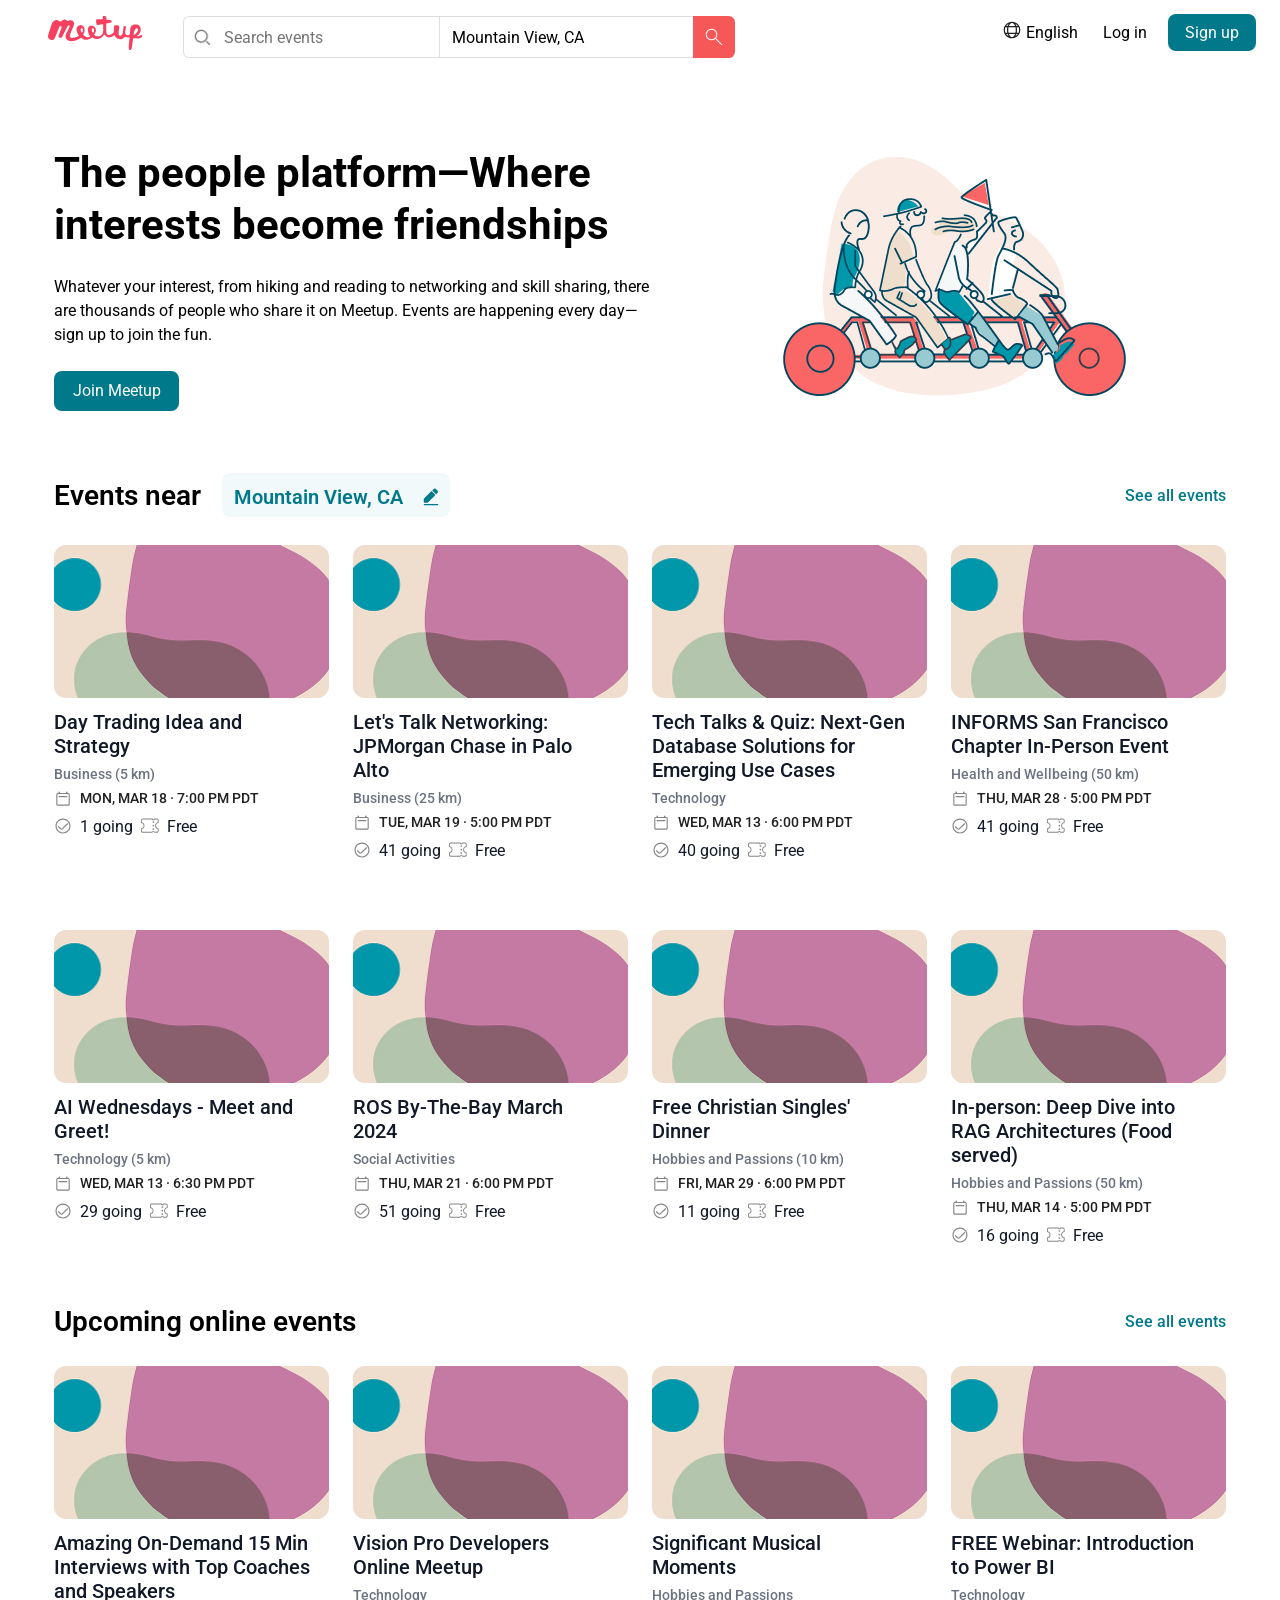
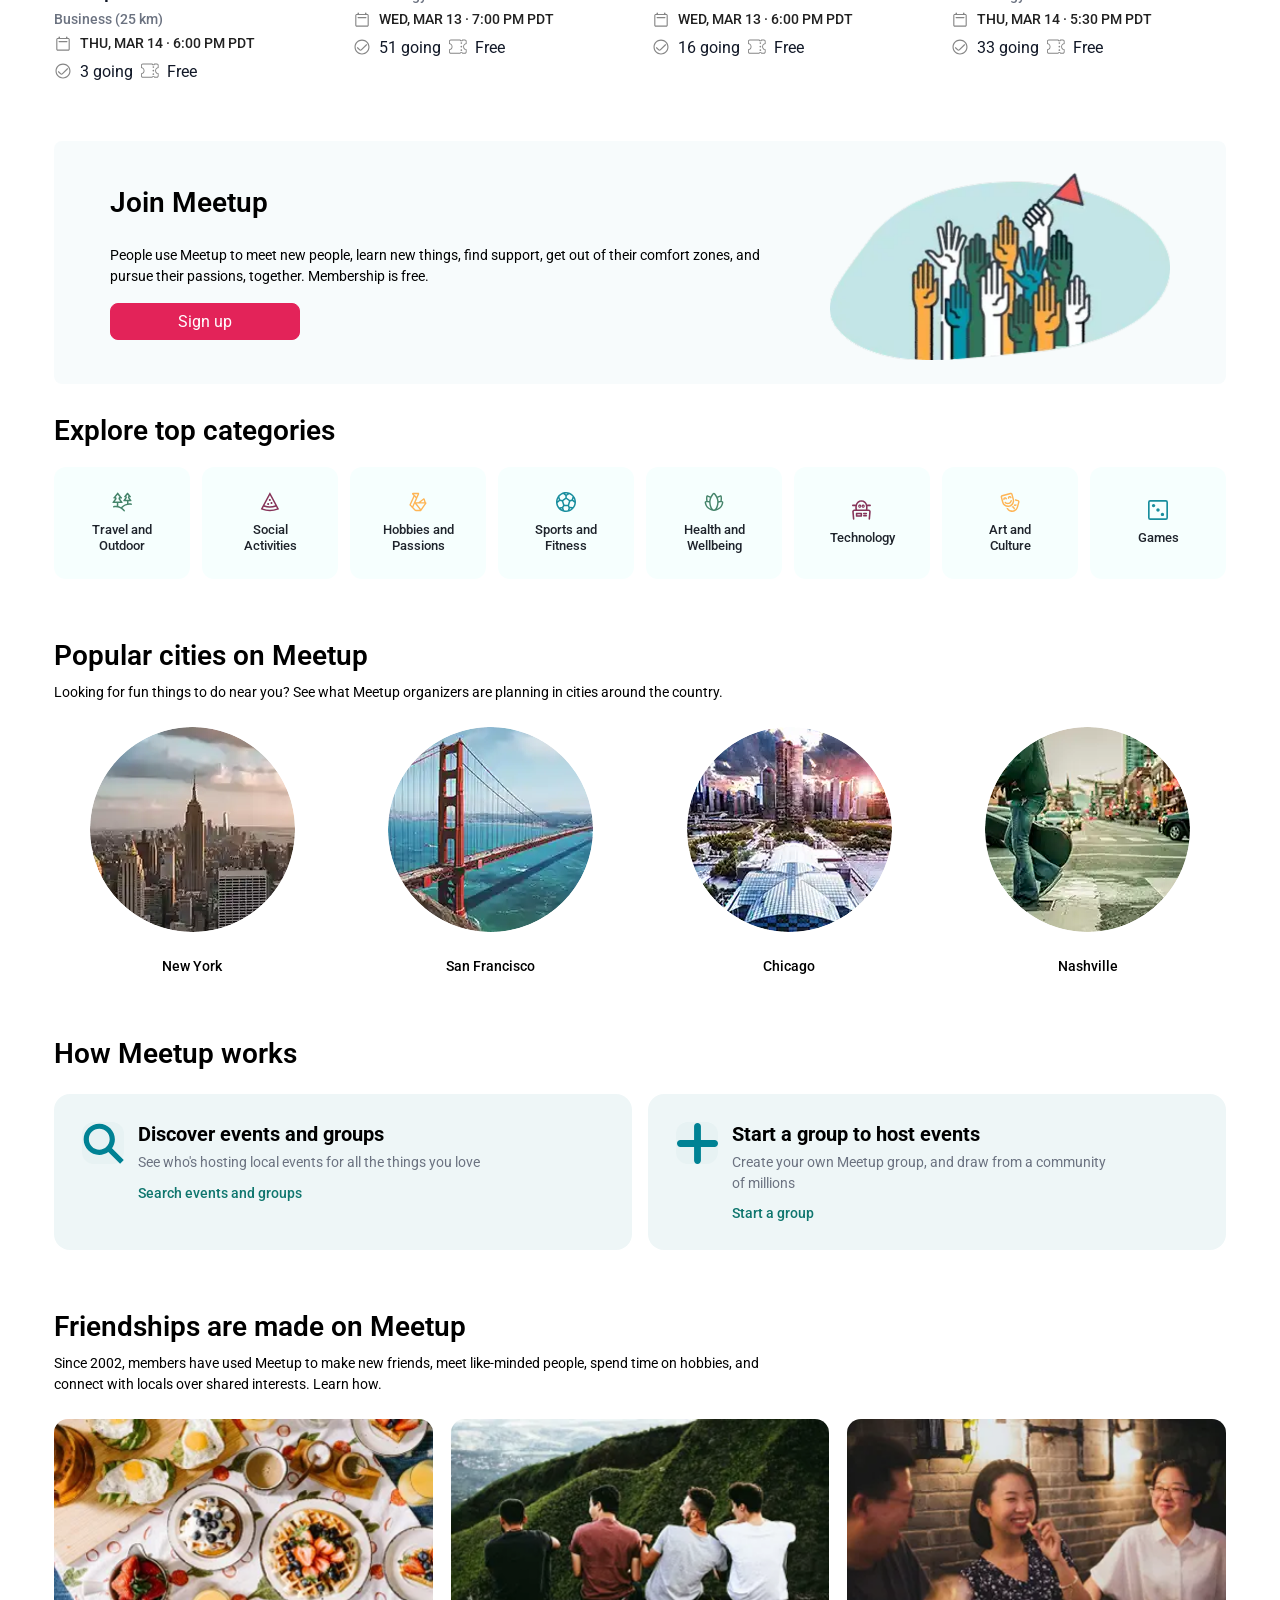
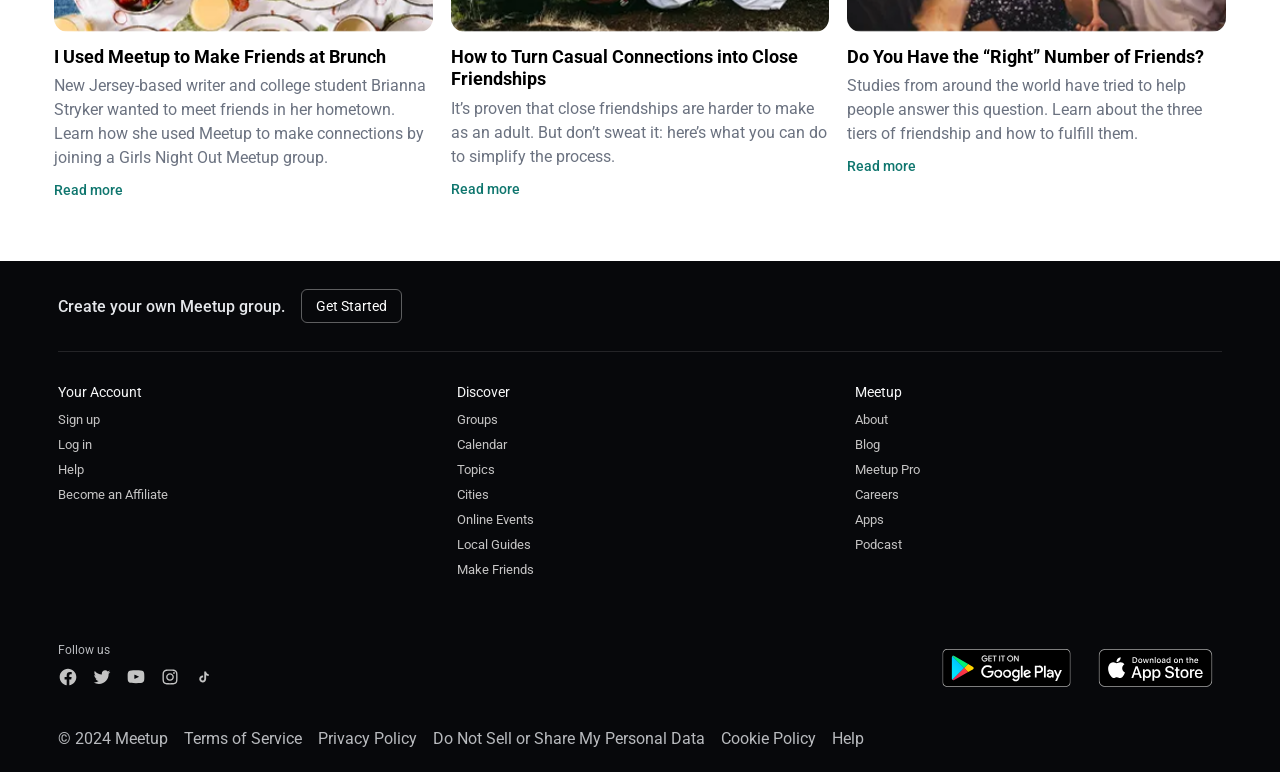
<file: index.html>
<!DOCTYPE html>
<html lang="en">
  <head>
    <meta charset="UTF-8" />
    <meta name="viewport" content="width=device-width, initial-scale=1.0" />
    <title>Final-Project-Front-end</title>
    <link rel="stylesheet" href="./styles/style.css" />

    <link rel="preconnect" href="https://fonts.googleapis.com" />
    <link rel="preconnect" href="https://fonts.gstatic.com" crossorigin />
    <link
      href="https://fonts.googleapis.com/css2?family=Roboto:ital,wght@0,100..900;1,100..900&display=swap"
      rel="stylesheet"
    />

    <link
      rel="stylesheet"
      href="https://fonts.googleapis.com/css2?family=Material+Symbols+Outlined:opsz,wght,FILL,GRAD@20..48,100..700,0..1,-50..200"
    />
  </head>

  <body>
    <div class="container">
      <header>
        <div class="logo">
          <a href="/">
            <img src="./assets/logo/meetup_logo.svg" alt="Meetup logo" />
          </a>
        </div>

        <div class="search-bar-container">
          <div class="search-bar">
            <input
              type="text"
              class="search-input"
              name="search"
              placeholder="Search events"
            />
            <input
              type="text"
              class="location-input"
              name="city search"
              value="Mountain View, CA"
            />
          </div>
          <button class="search-button">
            <span class="material-symbols-outlined"> search </span>
          </button>
        </div>

        <div id="headerMenu" class="headerMenu">
          <div class="choose-language-wrapper">
            <div class="c">
              <img src="./assets/icons/globe.svg" alt="Globe icon" />
            </div>
            <span class="language">English</span>
          </div>
          <div class="login-signup">
            <button class="button login-btn">Log in</button>
            <button class="button signup-btn">Sign up</button>
          </div>
        </div>
      </header>

      <main>
        <div class="heading">
          <div class="heading-data">
            <h1>The people platform—Where interests become friendships</h1>
            <p>
              Whatever your interest, from hiking and reading to networking and
              skill sharing, there are thousands of people who share it on
              Meetup. Events are happening every day—sign up to join the fun.
            </p>
            <div class="heading-img-adapt">
              <img src="./assets/images/heading-img.png" alt="" />
            </div>
            <div class="Join-Meetup-btn">
              <a href="./events.html">Join Meetup</a>
            </div>
          </div>
          <div class="heading-img">
            <img src="./assets/images/heading-img.png" alt="" />
          </div>
        </div>

        <section class="section events">
          <div class="section EventsNear-section">
            <div class="EventsNear-header">
              <div class="EventsNear-heading-search-bar">
                <h2>Events near</h2>
                <div class="EventsNear-search-bar">
                  <input
                    type="text"
                    class="EventsNear-location-input"
                    value="Mountain View, CA"
                  />

                  <button class="EventsNear-edit-btn">
                    <svg
                      xmlns="http://www.w3.org/2000/svg"
                      width="22"
                      height="22"
                      viewBox="0 0 22 22"
                      fill="none"
                    >
                      <path
                        fill-rule="evenodd"
                        clip-rule="evenodd"
                        d="M13.501 3.12975C14.2169 2.41378 15.3777 2.41378 16.0937 3.12975L17.39 4.4261C18.1061 5.14207 18.1061 6.30287 17.39 7.01883L16.0937 8.31519L12.2046 4.4261L13.501 3.12975ZM11.5564 5.07427L15.4454 8.96336L7.93577 16.4731C7.76386 16.6449 7.53071 16.7415 7.28759 16.7415H4.23654C3.9834 16.7415 3.7782 16.5363 3.7782 16.2832V13.2322C3.7782 12.989 3.87477 12.7559 4.04668 12.584L11.5564 5.07427ZM4.35449 17.875C3.9748 17.875 3.66699 18.1828 3.66699 18.5625C3.66699 18.9423 3.9748 19.25 4.35449 19.25H17.6462C18.0258 19.25 18.3337 18.9423 18.3337 18.5625C18.3337 18.1828 18.0258 17.875 17.6462 17.875H4.35449Z"
                        fill="#00798A"
                      />
                    </svg>
                  </button>
                </div>
              </div>
              <div class="EventsNear-heading-search-bar__right">
                <a href="#" class="see-events-link">See all events</a>
              </div>
            </div>
            <div class="events-grid" id="eventsNearGrid"></div>
          </div>

          <div class="section OnlineEvents-section">
            <div class="OnlineEvents-header">
              <div class="OnlineEvents-heading-search-bar">
                <h2>Upcoming online events</h2>
              </div>
              <div class="OnlineEvents-heading-search-bar__right">
                <a href="#" class="see-events-link">See all events</a>
              </div>
            </div>
            <div class="events-grid" id="onlineEventsGrid"></div>
          </div>
        </section>

        <section class="meetup-highlights">
          <div class="section join-meetup-inner">
            <div class="join-meetup-content">
              <h2>Join Meetup</h2>
              <div class="join-meetup-image-adapt">
                <img
                  src="./assets/images/join-meetup.png"
                  alt="Join Meetup illustration"
                />
              </div>

              <p class="join-meetup-text">
                People use Meetup to meet new people, learn new things, find
                support, get out of their comfort zones, and pursue their
                passions, together. Membership is free.
              </p>
              <button class="join-meet-up-btn">Sign up</button>
            </div>
            <div class="join-meetup-image">
              <img
                src="./assets/images/join-meetup.png"
                alt="Join Meetup illustration"
              />
            </div>
          </div>

          <div class="section top-categories">
            <h2>Explore top categories</h2>
            <div class="categories">
              <div class="category">
                <img src="./assets/icons/travel.svg" alt="" /><span
                  >Travel and Outdoor</span
                >
              </div>
              <div class="category">
                <img src="./assets/icons/social.svg" alt="" /><span
                  >Social Activities</span
                >
              </div>
              <div class="category">
                <img src="./assets/icons/hobbies.svg" alt="" /><span
                  >Hobbies and Passions</span
                >
              </div>
              <div class="category">
                <img src="./assets/icons/sports.svg" alt="" /><span
                  >Sports and Fitness</span
                >
              </div>
              <div class="category">
                <img src="./assets/icons/health.svg" alt="" /><span
                  >Health and Wellbeing</span
                >
              </div>
              <div class="category">
                <img src="./assets/icons/technology.svg" alt="" /><span
                  >Technology</span
                >
              </div>
              <div class="category">
                <img src="./assets/icons/art.svg" alt="" /><span
                  >Art and Culture</span
                >
              </div>
              <div class="category">
                <img src="./assets/icons/games.svg" alt="" /><span>Games</span>
              </div>
            </div>
          </div>

          <div class="section popular-cities">
            <h2>Popular cities on Meetup</h2>
            <p>
              Looking for fun things to do near you? See what Meetup organizers
              are planning in cities around the country.
            </p>
            <div class="cities">
              <div class="city">
                <img src="./assets/images/new_york.png" alt="" />
                <p>New York</p>
              </div>
              <div class="city">
                <img src=".//assets/images/san-francisco.png" alt="" />
                <p>San Francisco</p>
              </div>
              <div class="city">
                <img src="./assets/images/chicago.png" alt="" />
                <p>Chicago</p>
              </div>
              <div class="city">
                <img src="./assets/images/nashville.png" alt="" />
                <p>Nashville</p>
              </div>
              <div class="city miami">
                <img src="./assets/images/miami.png" alt="" />
                <p>Miami</p>
              </div>
            </div>
          </div>

          <div class="section how-meetup-works">
            <h2>How Meetup works</h2>
            <div class="how">
              <div class="how-card">
                <div class="how-icon">
                  <img src="./assets/icons/search_blue.svg" alt="" />
                </div>
                <div class="how-content">
                  <h4>Discover events and groups</h4>
                  <p>
                    See who's hosting local events for all the things you love
                  </p>
                  <a href="events.html">Search events and groups</a>
                </div>
              </div>

              <div class="how-card">
                <div class="how-icon">
                  <img src="./assets/icons/plus.svg" alt="" />
                </div>
                <div class="how-content">
                  <h4>Start a group to host events</h4>
                  <p>
                    Create your own Meetup group, and draw from a community of
                    millions
                  </p>
                  <a href="#">Start a group</a>
                </div>
              </div>
            </div>
          </div>

          <div class="section friendships-made">
            <h2>Friendships are made on Meetup</h2>
            <p class="subtext">
              Since 2002, members have used Meetup to make new friends, meet
              like-minded people, spend time on hobbies, and connect with locals
              over shared interests. Learn how.
            </p>

            <div class="posts">
              <article class="post">
                <img src="./assets/images/first_article.webp" alt="" />
                <h3>I Used Meetup to Make Friends at Brunch</h3>
                <p>
                  New Jersey-based writer and college student Brianna Stryker
                  wanted to meet friends in her hometown. Learn how she used
                  Meetup to make connections by joining a Girls Night Out Meetup
                  group.
                </p>
                <a href="#">Read more</a>
              </article>

              <article class="post">
                <img src="./assets/images/second_article.webp" alt="" />
                <h3>How to Turn Casual Connections into Close Friendships</h3>
                <p>
                  It’s proven that close friendships are harder to make as an
                  adult. But don’t sweat it: here’s what you can do to simplify
                  the process.
                </p>
                <a href="#">Read more</a>
              </article>

              <article class="post">
                <img src="./assets/images/third_article.webp" alt="" />
                <h3>Do You Have the “Right” Number of Friends?</h3>
                <p>
                  Studies from around the world have tried to help people answer
                  this question. Learn about the three tiers of friendship and
                  how to fulfill them.
                </p>
                <a href="#">Read more</a>
              </article>
            </div>
          </div>
        </section>
      </main>

      <footer class="footer">
        <div class="footer-container">
          <div class="container footer-cta">
            <span>Create your own Meetup group.</span>
            <button class="btn-outline" type="button">Get Started</button>
          </div>

          <div class="container footer-cols">
            <div class="footerCol">
              <h4>Your Account</h4>
              <a href="#">Sign up</a>
              <a href="#">Log in</a>
              <a href="#">Help</a>
              <a href="#">Become an Affiliate</a>
            </div>

            <div class="footerCol">
              <h4>Discover</h4>
              <a href="#">Groups</a>
              <a href="#">Calendar</a>
              <a href="#">Topics</a>
              <a href="#">Cities</a>
              <a href="#">Online Events</a>
              <a href="#">Local Guides</a>
              <a href="#">Make Friends</a>
            </div>

            <div class="footerCol">
              <h4>Meetup</h4>
              <a href="#">About</a>
              <a href="#">Blog</a>
              <a href="#">Meetup Pro</a>
              <a href="#">Careers</a>
              <a href="#">Apps</a>
              <a href="#">Podcast</a>
            </div>
          </div>

          <div class="container footer-bottomRow">
            <div>
              <div class="footerSmallTitle">Follow us</div>
              <div class="footer-socials">
                <img src="./assets/icons/facebook.svg" alt="" />
                <img src="./assets/icons/twitter.svg" alt="" />
                <img src="./assets/icons/youtube.svg" alt="" />
                <img src="./assets/icons/instagram.svg" alt="" />
                <img src="./assets/icons/tiktok.svg" alt="" />
              </div>
            </div>

            <div class="footer-apps">
              <img src="./assets/logo/google_play.svg" alt="Google Play" />
              <img src="./assets/logo/app_store.svg" alt="App Store" />
            </div>
          </div>

          <div class="container footer-legal">
            <span>© 2024 Meetup</span>
            <a href="#">Terms of Service</a>
            <a href="#">Privacy Policy</a>
            <a href="#">Do Not Sell or Share My Personal Data</a>
            <a href="#">Cookie Policy</a>
            <a href="#">Help</a>
          </div>
        </div>
      </footer>
    </div>
  </body>
  <script src="./scripts/script.js"></script>
</html>
</file>
<file: styles/style.css>
* {
  margin: 0;
  padding: 0;
  box-sizing: border-box;
  font-family: "Roboto", sans-serif;
  font-size: 16px;
}

html {
  background-color: #f5f5f5;
}

body {
  max-width: 1512px;
  margin: 0 auto;
  background-color: white;
}

a {
  text-decoration: none;
}

h1 {
  font-size: 42px;
  font-weight: 700;
}

h2 {
  font-size: 28px;
  font-weight: 600;
}

.section {
  padding: 30px 0;
}

@media (max-width: 480px) {
  * {
    font-size: 12px;
  }
  h1 {
    font-size: 25px;
  }
  h2 {
    font-size: 20px;
  }
  .section {
    padding: 15px 0;
  }
}
.footer-container {
  max-width: 1196px;
  margin: 0 auto;
  padding: 0 16px;
}

.footer {
  margin-top: 20px;
  background: #07080b;
  color: #e5e7eb;
}

.footer-cta {
  padding: 28px 0;
  display: flex;
  align-items: center;
  gap: 16px;
  border-bottom: 1px solid rgba(240, 234, 234, 0.12);
  font-weight: 500;
}

.btn-outline {
  background: transparent;
  color: #fff;
  border: 1px solid rgba(255, 255, 255, 0.35);
  padding: 10px 16px;
  border-radius: 8px;
  cursor: pointer;
}

.btn-outline:hover {
  border-color: #fff;
}

.footer-cta .btn-outline {
  margin-left: 0;
  padding: 8px 14px;
  font-size: 14px;
  border-radius: 6px;
}

.footer-cols {
  padding: 32px 0;
  display: grid;
  grid-template-columns: repeat(3, minmax(180px, 1fr));
  gap: 32px;
  border-bottom: 0;
}

.footerCol h4 {
  margin: 0 0 12px;
  font-size: 14px;
  font-weight: 400;
  color: rgb(246, 247, 248);
}

.footerCol a {
  display: block;
  width: -moz-fit-content;
  width: fit-content;
  margin: 0 0 10px;
  font-size: 13px;
  color: rgb(197, 196, 196);
}

.footerCol a:hover {
  opacity: 1;
  text-decoration: underline;
}

.footer-bottomRow {
  padding: 24px 0;
  display: flex;
  align-items: flex-end;
  justify-content: space-between;
  gap: 18px;
  flex-wrap: wrap;
}

.footerSmallTitle {
  font-size: 12px;
  color: rgba(229, 231, 235, 0.8);
  margin-bottom: 10px;
}

.footer-socials {
  display: flex;
  align-items: center;
  gap: 14px;
}

.footer-socials img {
  width: 20px;
  height: 20px;
  opacity: 0.9;
}

.footer-socials img:hover {
  opacity: 1;
}

.footer-apps {
  display: flex;
  align-items: center;
  gap: 16px;
}

.footer-apps img {
  height: 38px;
}

.footer-legal {
  padding: 18px 0 24px;
  display: flex;
  align-items: center;
  justify-content: flex-start;
  gap: 16px;
  flex-wrap: wrap;
  font-size: 12px;
  color: rgba(229, 231, 235, 0.8);
  border-top: 0;
}

.footer-legal a {
  color: rgba(229, 231, 235, 0.8);
  white-space: nowrap;
}

.footer-legal a:hover {
  color: #fff;
  text-decoration: underline;
}

@media (max-width: 768px) {
  .footer-cols {
    grid-template-columns: repeat(3, minmax(0, 1fr));
    gap: 16px;
  }
}
@media (max-width: 520px) {
  .footer-apps {
    display: none;
  }
  .footer-legal a {
    display: none;
  }
}
header {
  display: flex;
  padding: 16px 24px;
  height: 64px;
  position: relative;
}

.logo {
  margin-right: 40px;
}

.logo img {
  height: 34px;
}

.search-bar-container {
  display: flex;
}

.search-bar {
  display: flex;
  align-items: center;
  max-width: 592px;
  height: 42px;
  border: 1px solid #ddd;
  border-radius: 0.4rem 0 0 0.4rem;
  border-right: none;
  overflow: hidden;
  background-color: #fff;
  flex-grow: 1;
}

.search-input,
.location-input {
  height: 100%;
  border: none;
  padding: 0 12px;
  font-weight: regular;
  outline: none;
}

.search-input {
  flex: 1;
  padding-left: 40px;
  background-image: url(../assets/icons/search1.png);
  background-repeat: no-repeat;
  background-position: 0.5rem center;
  background-size: 1.3rem;
}

.location-input {
  width: 254px;
  border-left: 1px solid #e0e0e0;
}

.search-button {
  width: 42px;
  height: 42px;
  border: none;
  border-radius: 0 0.4rem 0.4rem 0;
  background-color: rgb(246, 88, 88);
  color: #fff;
  cursor: pointer;
  display: flex;
  align-items: center;
  justify-content: center;
}

.search-button:hover {
  background-color: #e04345;
}

.material-symbols-outlined {
  font-variation-settings: "FILL" 0, "wght" 200, "GRAD" 0, "opsz" 24;
}

.headerMenu {
  margin-left: auto;
  font-size: 16px;
  display: flex;
  align-items: center;
  gap: 1.5rem;
}

.choose-language-wrapper {
  display: flex;
  align-items: center;
  gap: 4px;
  cursor: pointer;
}

.globe-icon {
  display: flex;
  justify-content: center;
  align-items: center;
}

.button {
  padding: 8px 16px;
  cursor: pointer;
  border-radius: 8px;
  border: 1px solid transparent;
}

.login-btn {
  background-color: transparent;
  padding-left: 0px;
}

.login-btn:hover {
  background-color: #dff9f9;
}

.signup-btn {
  background-color: #02798a;
  color: #fff;
}

.signup-btn:hover {
  background-color: #025865;
}

@media (max-width: 1024px) {
  .location-input {
    display: none;
  }
}
@media (max-width: 768px) {
  .search-bar-container {
    position: absolute;
    top: 100%;
    margin: 8px auto;
    left: 24px;
    right: 24px;
    width: auto;
  }
  .headerMenu {
    font-size: 12px;
  }
  .logo {
    margin-right: 8px;
  }
}
@media (max-width: 480px) {
  .logo-btn {
    max-width: 100px;
    flex-shrink: 1;
  }
  .logo img {
    width: 100%;
    height: auto;
  }
  .headerMenu {
    gap: 0.5rem;
    flex-shrink: 0;
  }
  .search-input,
  .location-input {
    font-size: 12px;
  }
  .button {
    font-size: 12px;
    padding: 6px 12px;
  }
  .choose-language-wrapper {
    font-size: 12px;
  }
  .login-signup .login-btn {
    padding: 6px 0px;
    margin-right: 0.5rem;
  }
}
main {
  max-width: 1196px;
  margin: 0 auto;
  padding: 12px;
}

.heading {
  display: flex;
  flex-direction: row;
  justify-content: space-between;
  align-items: center;
  margin-top: 68px;
}

.heading-data {
  max-width: 608px;
  flex-grow: 1;
}

h1 {
  margin-bottom: 24px;
  line-height: 52px;
}

.heading-data p {
  margin-bottom: 24px;
  line-height: 24px;
}

.Join-Meetup-btn {
  background-color: rgb(0, 121, 138);
  border-radius: 8px;
  width: 125px;
  height: 40px;
  cursor: pointer;
}

.Join-Meetup-btn:hover {
  background-color: #025865;
}

.Join-Meetup-btn a {
  display: flex;
  justify-content: center;
  align-items: center;
  height: 100%;
  color: white;
  text-decoration: none;
}

.heading-img {
  flex-grow: 1;
}

.heading-img img {
  display: block;
  margin: 0 auto;
}

.heading-img-adapt {
  display: none;
}

.heading-img-adapt img {
  display: block;
  margin: 0 auto 16px;
  width: 70%;
}

@media (max-width: 768px) {
  .heading-img-adapt {
    display: block;
  }
  .heading-img {
    display: none;
  }
  .Join-Meetup-btn {
    margin: 0 auto;
  }
}
@media (max-width: 480px) {
  .Join-Meetup-btn {
    width: 100px;
    height: 32px;
  }
}
.EventsNear-header,
.OnlineEvents-header {
  display: flex;
  flex-direction: row;
  justify-content: space-between;
  align-items: center;
  margin-bottom: 28px;
}

.EventsNear-heading-search-bar,
.OnlineEvents-heading-search-bar {
  display: flex;
  flex-direction: row;
  align-items: center;
  gap: 8px;
}

.EventsNear-heading-search-bar h2 {
  width: 160px;
}

.EventsNear-search-bar {
  display: flex;
  flex-direction: row;
  align-items: center;
  padding: 12px 8px 8px 12px;
  color: rgb(0, 121, 138);
  background-color: rgba(151, 202, 209, 0.12);
  border-radius: 0.5rem;
}

.EventsNear-location-input {
  color: rgb(0, 121, 138);
  background-color: rgba(151, 202, 209, 0);
  font-size: 20px;
  font-weight: 600;
  border: none;
  border-radius: 0.5rem;
  width: 186px;
}

.EventsNear-edit-btn {
  width: 22px;
  height: 22px;
  border: none;
  color: rgb(0, 121, 138);
  background-color: rgba(151, 202, 209, 0);
}

.see-events-link {
  color: #00798a;
  font-weight: 500;
}

.events-grid {
  display: grid;
  grid-template-columns: repeat(4, 1fr);
  -moz-column-gap: 24px;
       column-gap: 24px;
  row-gap: 70px;
}

.event-card__title,
.event-card__meta,
.event-card__text {
  white-space: normal;
  overflow-wrap: break-word;
  word-break: normal;
}

.event-card__content {
  max-width: 100%;
  display: flex;
  flex-direction: column;
  gap: 8px;
}

.event-card__title {
  margin: 0;
  font-size: 20px;
  font-weight: 500;
  line-height: 1.2;
  color: #111827;
}

.event-card__meta {
  font-size: 14px;
  font-weight: 500;
  color: #6b7280;
}

.event-card--grid .event-card__date {
  font-size: 14px;
  line-height: 1.2;
  color: #212121;
}

.event-card--grid .event-card__content {
  width: 100%;
  max-width: 256px;
}

.event-card--grid {
  display: flex;
  flex-direction: column;
  gap: 12px;
}

.event-card--grid .event-card__img {
  width: 100%;
  height: 153px;
  border-radius: 12px;
  -o-object-fit: cover;
     object-fit: cover;
}

.event-card--grid .event-card__row {
  display: flex;
  align-items: center;
  gap: 8px;
  font-size: 14px;
  color: #111827;
}

.event-card--grid .event-card__icon {
  width: 18px;
  height: 18px;
  opacity: 0.85;
  flex: 0 0 auto;
}

.event-card--grid .event-card__text {
  line-height: 1.2;
  font-size: 16px;
}

.event-card--list {
  display: grid;
  grid-template-columns: 180px 1fr;
  gap: 16px;
  padding-top: 10px;
  border-top: 1px solid #e5e7eb;
  margin-bottom: 40px;
}

.event-card--list .event-card__img {
  width: 160px;
  height: 90px;
  border-radius: 12px;
  -o-object-fit: cover;
     object-fit: cover;
}

@media (max-width: 1024px) {
  .events-grid {
    grid-template-columns: repeat(3, 1fr);
  }
}
@media (max-width: 768px) {
  .EventsNear-heading-search-bar__right,
  .OnlineEvents-heading-search-bar__right {
    display: none;
  }
  .events-grid {
    grid-template-columns: repeat(2, 1fr);
  }
}
@media (max-width: 480px) {
  .EventsNear-location-input {
    width: 128px;
    font-size: 16px;
  }
  .EventsNear-heading-search-bar h2 {
    width: 110px;
  }
  .event-card__date {
    font-size: 10px;
  }
  .events-grid {
    display: grid;
    grid-template-columns: 1fr;
    row-gap: 20px;
    padding-bottom: 28px;
  }
  .event-card--grid {
    display: flex;
    flex-direction: row;
    align-items: flex-start;
    gap: 12px;
    padding-top: 14px;
    margin-bottom: 14px;
    border-top: 1px solid #e5e7eb;
  }
  .events-grid .event-card--grid:first-child {
    border-top: 1px solid #e5e7eb;
    padding-top: 14px;
  }
  .events-grid .event-card--grid:last-child {
    border-bottom: none;
    padding-bottom: 0;
    margin-bottom: 0;
  }
  .event-card--grid .event-card__img {
    width: 95px;
    height: 54px;
    border-radius: 8px;
    flex: 0 0 auto;
    -o-object-fit: cover;
       object-fit: cover;
  }
  .event-card--grid .event-card__content {
    flex: 1 1 auto;
    min-width: 0;
    max-width: none;
  }
  .event-card--grid .event-card__title,
  .event-card--grid .event-card__meta,
  .event-card--grid .event-card__text {
    white-space: normal;
    overflow-wrap: anywhere;
  }
  .event-card__title {
    font-size: 12px;
  }
  .event-card--grid .event-card__text {
    font-size: 10px;
  }
  .event-card--grid .event-card__icon {
    display: none;
  }
}
.join-meetup-inner {
  background-color: rgba(151, 202, 209, 0.08);
  border-radius: 8px;
  display: flex;
  align-items: center;
  justify-content: space-between;
  gap: 48px;
  padding: 24px 56px;
}

.join-meetup-content {
  max-width: 739px;
  display: flex;
  flex-direction: column;
  gap: 16px;
}

.join-meetup-image img {
  max-width: 340px;
  display: block;
}

.join-meet-up-btn {
  padding: 8px 16px;
  cursor: pointer;
  border-radius: 8px;
  width: 100%;
  max-width: 190px;
  background-color: #e32359;
  border: 1px solid #e32359;
  color: #fff;
}

.join-meet-up-btn:hover {
  background-color: #cf2253;
}

.join-meetup-image-adapt {
  display: none;
}

@media (max-width: 768px) {
  .join-meetup-image-adapt {
    display: block;
    margin: 0 auto;
  }
  .join-meetup-image {
    display: none;
  }
  .join-meet-up-btn {
    font-size: 16px;
  }
}
@media (max-width: 480px) {
  .join-meetup-image-adapt img {
    width: 95%;
  }
}
@media (max-width: 393px) {
  .join-meetup-image-adapt img {
    width: 80%;
  }
}
.categories {
  display: grid;
  grid-template-columns: repeat(8, 1fr);
  gap: 12px;
  margin-top: 20px;
}

.category {
  background: #f6fffe;
  border-radius: 12px;
  padding: 16px 12px;
  text-align: center;
  display: flex;
  flex-direction: column;
  align-items: center;
  justify-content: center;
  gap: 10px;
  min-height: 112px;
}

.category img {
  width: 20px;
  height: 20px;
  margin: 0;
  opacity: 0.9;
}

.category span {
  font-size: 13px;
  color: #1f242c;
  font-weight: 500;
  line-height: 1.25;
  max-width: 80px;
}

@media (max-width: 960px) {
  .categories {
    grid-template-columns: repeat(4, 1fr);
  }
}
@media (max-width: 520px) {
  .categories {
    grid-template-columns: repeat(2, 1fr);
  }
}
.section p {
  color: var(--muted);
  font-size: 14px;
  line-height: 1.5;
  margin-top: 10px;
}

.cities {
  display: grid;
  grid-template-columns: repeat(5, 1fr);
  gap: 22px;
  margin-top: 24px;
}

.city {
  text-align: center;
}

.city img {
  width: 205px;
  height: 205px;
  margin: 0 auto 10px;
  border-radius: 999px;
  -o-object-fit: cover;
     object-fit: cover;
}

.city p {
  font-weight: 500;
}

@media (max-width: 1280px) {
  .cities {
    grid-template-columns: repeat(4, 1fr);
  }
  .miami {
    display: none;
  }
}
@media (max-width: 960px) {
  .cities {
    grid-template-columns: repeat(2, 1fr);
  }
}
@media (max-width: 520px) {
  .city img {
    width: 180px;
    height: 180px;
  }
}
@media (max-width: 480px) {
  .city img {
    width: 153px;
    height: 153px;
  }
}
@media (max-width: 393px) {
  .cities {
    gap: 10px;
  }
}
.how {
  display: grid;
  grid-template-columns: 1fr 1fr;
  gap: 16px;
  margin-top: 24px;
}

.how-card {
  background: #eef6f7;
  border-radius: 16px;
  padding: 28px;
  display: flex;
  gap: 14px;
  align-items: flex-start;
}

.how-icon {
  width: 42px;
  height: 42px;
  border-radius: 12px;
  background: #e7f2f3;
  display: flex;
  align-items: center;
  justify-content: center;
  flex: 0 0 auto;
}

.how-icon img {
  width: 41px;
  height: 41px;
}

.how-card {
  align-items: flex-start;
}

.how-content {
  max-width: 380px;
}

.how-card h4 {
  margin: 0 0 6px;
  font-size: 20px;
}

.how-card p {
  margin: 0 0 10px;
  color: #6b7280;
  line-height: 1.45;
  font-size: 14px;
}

.how-card a {
  color: #0f766e;
  font-weight: 500;
  font-size: 14px;
}

@media (max-width: 768px) {
  .how {
    grid-template-columns: 1fr;
  }
}
@media (max-width: 480px) {
  .how h4 {
    font-size: 12px;
  }
  .how p {
    font-size: 10px;
  }
  .subtext {
    display: none;
  }
}
.subtext {
  margin: 8px 0 16px;
  color: #6b7280;
  max-width: 90ch;
  line-height: 1.55;
}

.posts {
  display: grid;
  grid-template-columns: repeat(3, 1fr);
  gap: 18px;
  margin-top: 24px;
}

.post img {
  width: 100%;
  aspect-ratio: 16/9;
  -o-object-fit: cover;
     object-fit: cover;
  border-radius: 14px;
}

.post h3 {
  margin: 10px 0 6px;
  font-size: 18px;
  line-height: 1.25;
}

.post p {
  margin: 0 0 10px;
  color: #6b7280;
  font-size: 16px;
  line-height: 1.5;
}

.post a {
  color: #0f766e;
  font-weight: 500;
  font-size: 14px;
}

.post a:hover {
  text-decoration: underline;
}

@media (max-width: 768px) {
  .posts {
    grid-template-columns: 1fr;
  }
}
@media (max-width: 480px) {
  .post h3 {
    font-size: 16px;
  }
  .post p {
    font-size: 12px;
  }
  .subtext {
    display: none;
  }
  .friendships-made h2 {
    margin-bottom: 8px;
  }
}
.eventsPage {
  padding: 75px 12px 24px;
  display: grid;
  grid-template-columns: 1fr 320px;
  gap: 34px;
  align-items: start;
}

.event-card__date {
  font-size: 14px;
  font-weight: 500;
  color: #7c6f50;
  text-transform: uppercase;
  margin-bottom: 2px;
}

.eventsLeft {
  min-width: 0;
}

.eventsTitle {
  margin: 0 0 10px;
  font-size: 28px;
  font-weight: 700;
}

.eventsTabs {
  margin: 0 0 14px;
}

.tab {
  border: 0;
  background: transparent;
  font-weight: 500;
  font-size: 20px;
  color: #006a78;
  padding: 8px 0;
  cursor: default;
}

.tab--active {
  position: relative;
}

.tab--active::after {
  content: "";
  position: absolute;
  left: 0;
  bottom: -6px;
  width: 63px;
  height: 4px;
  background: #00798a;
}

.filters {
  padding: 10px 0 18px;
}

.filters__scroller {
  display: flex;
  gap: 12px;
  flex-wrap: nowrap;
  overflow: auto;
  max-width: 100%;
}

.filters__scroller select {
  appearance: none;
  -webkit-appearance: none;
  -moz-appearance: none;
  cursor: pointer;
  background: #f6f7f8;
  border: 1px solid #e5e7eb;
  border-radius: 999px;
  padding: 10px 44px 10px 14px;
  font-size: 14px;
  line-height: 1.2;
  color: #111827;
  font-weight: 500;
  background-image: url("../assets/icons/arrow-down.svg");
  background-repeat: no-repeat;
  background-position: right 14px center;
  background-size: 14px 14px;
}

.filters__scroller select:hover {
  background-color: #e5e7eb;
}

.filters__scroller select:focus {
  outline: none;
}

.eventsList-section {
  max-width: 604px;
}

.mapCard {
  position: sticky;
  top: 90px;
  border-radius: 16px;
}

.mapCard__head {
  display: flex;
  align-items: flex-start;
  justify-content: space-between;
  gap: 12px;
  margin-bottom: 10px;
}

.mapCard__small {
  font-size: 12px;
  color: #212121;
  font-weight: 500;
}

.mapCard__city {
  font-size: 20px;
  font-weight: 700;
  color: #212121;
}

.mapCard__body {
  width: min(350px, 100%);
  height: 285px;
  position: relative;
  border-radius: 16px;
  overflow: hidden;
}

.mapCard__img {
  width: 100%;
  height: 100%;
  -o-object-fit: cover;
     object-fit: cover;
  filter: blur(1px);
  transform: scale(1.02);
}

.mapCard__close {
  position: absolute;
  top: 12px;
  right: 12px;
  z-index: 2;
  width: 32px;
  height: 32px;
  display: flex;
  align-items: center;
  justify-content: center;
  background: #fff;
  border: none;
  border-radius: 6%;
  cursor: pointer;
}

.mapCard__close img {
  width: 15px;
  height: 15px;
}

.mapCard__btn {
  position: absolute;
  top: 50%;
  left: 50%;
  transform: translate(-50%, -50%);
  display: inline-flex;
  align-items: center;
  gap: 8px;
  padding: 8px 16px;
  background: #fff;
  color: #0f766e;
  border: 2px solid #0f766e;
  border-radius: 8px;
  font-size: 14px;
  font-weight: 500;
}

.mapCard__btnIcon {
  width: 18px;
  height: 18px;
  display: block;
}

@media (max-width: 1024px) {
  .mapCard {
    display: none;
  }
  .eventsPage {
    grid-template-columns: 1fr;
  }
  .eventsList-section {
    max-width: 80%;
  }
}
@media (max-width: 480px) {
  .event-card--list {
    grid-template-columns: 95px 1fr;
    gap: 12px;
  }
  .event-card--list .event-card__img {
    width: 95px;
    height: 64px;
    border-radius: 8px;
  }
  .event-card--grid .event-card__date,
  .event-card__meta {
    font-size: 10px;
  }
}/*# sourceMappingURL=style.css.map */
</file>
